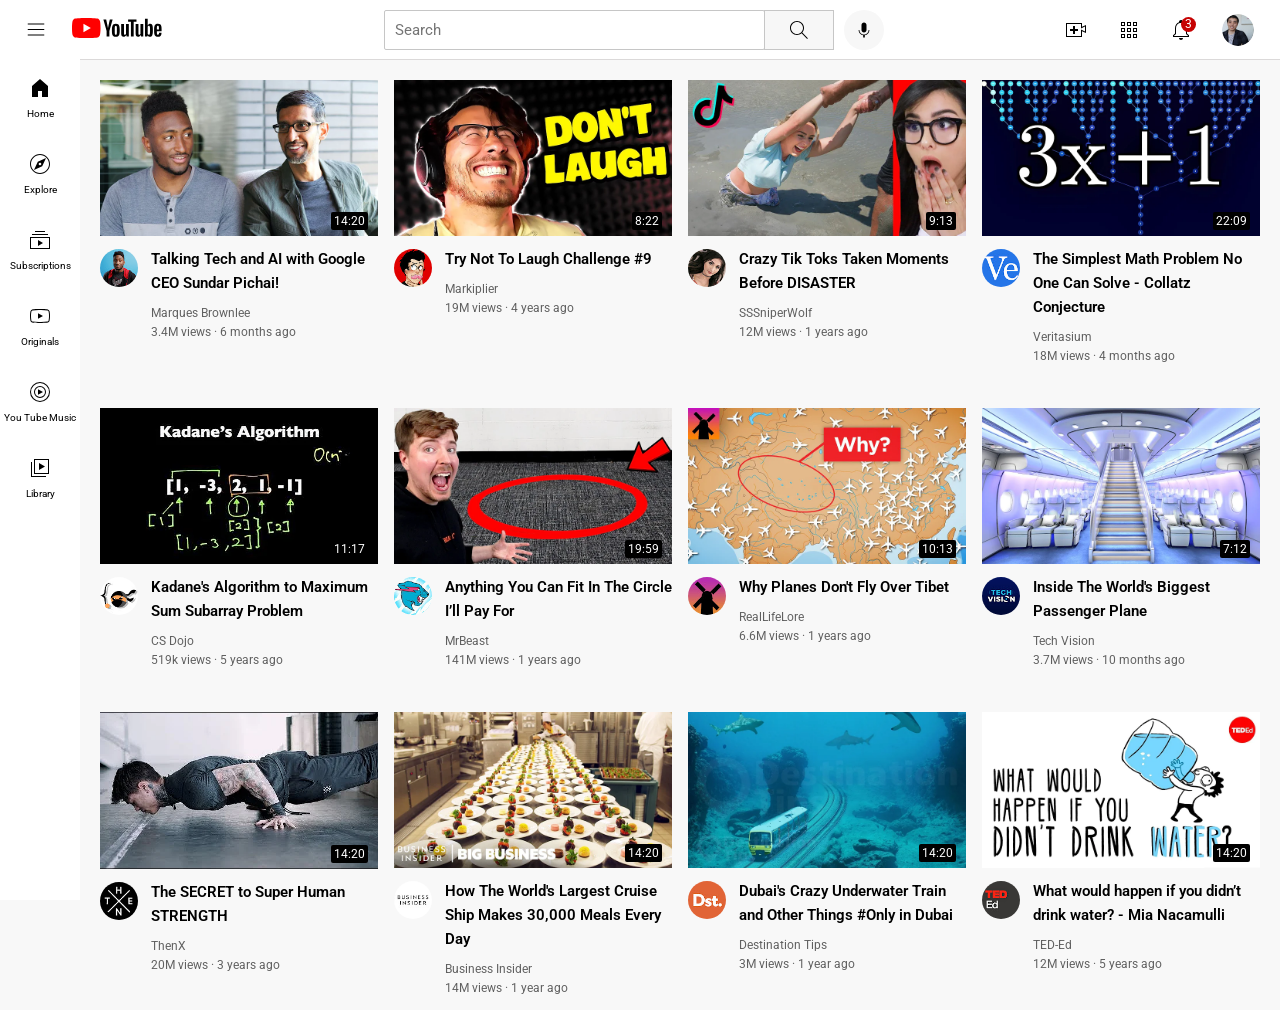
<file: index.html>
<!doctype html>
<html lang="en">
  <head>
    <meta charset="UTF-8" />
    <meta name="viewport" content="width=device-width, initial-scale=1.0" />
    <link rel="stylesheet" href="styles/video.css" />
    <link rel="stylesheet" href="styles/header.css">
    <link rel="stylesheet" href="styles/general.css">
    <title>Youtube</title>
    <link rel="preconnect" href="https://fonts.googleapis.com" />
    <link rel="preconnect" href="https://fonts.gstatic.com" crossorigin />
    <link
      href="https://fonts.googleapis.com/css2?family=Baloo+2:wght@400..800&family=Open+Sans:ital,wght@0,300..800;1,300..800&family=Oswald:wght@200..700&family=Roboto:ital,wght@0,100..900;1,100..900&display=swap"
      rel="stylesheet"
    />
    <link rel="preconnect" href="https://fonts.googleapis.com" />
    <link rel="preconnect" href="https://fonts.gstatic.com" crossorigin />
    <link
      href="https://fonts.googleapis.com/css2?family=Baloo+2:wght@400..800&family=Open+Sans:ital,wght@0,300..800;1,300..800&family=Oswald:wght@200..700&family=Roboto:ital,wght@0,100..900;1,100..900&display=swap"
      rel="stylesheet"
    />
    <link rel="stylesheet" href="styles/sidebar.css">
  </head>
  <body>
    <header class="header">
        <div class="left-section"><img src="icons/hamburger-menu.svg" alt="hamburger-menu" class="hamburger">
        <a href="https://www.youtube.com"><img src="icons/youtube-logo.svg" alt="yt-logo" class="ytlogo"></a></div>
        <div class="middle-section">
        <input class="searchbar" type="text" placeholder="Search" /> 
        <button class="search-btn"><img src="icons/search.svg" alt="search" class="search"><div class="search-box">Search</div></button>
        <button class="voice-btn"><img src="icons/voice-search-icon.svg" alt="voice-search" class="voice-search"><div class="search-box">Search with your voice</div></button></div>
        <div class="right-section">
           <button class="upload-btn"><img src="icons/upload.svg" alt="create" class="upload"><div class="search-box">Create</div>
           </button>
           <button class="yt-apps-btn"><img src="icons/youtube-apps.svg" alt="yt-apps" class="yt-apps"><div class="search-box">YouTube apps</div></button>
           <div class="notification-icon-container"><button class="notification-btn"><img src="icons/notifications.svg" alt="notifications" class="notification"><div class="search-box">Notifications</div></button>
        <div class="notification-count">3</div></div>
<img src="channel-pfp/my-channel.jpeg" alt="my-pfp" class="my-pfp">

        </div>
    </header>
    <nav class="side-bar">
        <div class="s-icon"><img class="home" src="icons/home.svg" alt="home"><div class="side-text">Home</div></div>
        <div class="s-icon"><img class="explore" src="icons/explore.svg" alt="explore"><div class="side-text">Explore</div></div>
        <div class="s-icon"><img class="subs" src="icons/subscriptions.svg" alt="subscription"><div class="side-text">Subscriptions</div></div>
        <div class="s-icon"><img class="originals" src="icons/originals.svg" alt="originals"><div class="side-text">Originals</div></div>
        <div class="s-icon"><img class="yt-music" src="icons/youtube-music.svg" alt="ytmusic"><div class="side-text">You Tube Music</div></div>
        <div class="s-icon"><img class="library" src="icons/library.svg" alt="library"><div class="side-text">Library</div></div>
    </nav>
   <main>
   <section class="main-grid"> <div class="video-preview">
      <div class="image">
        <img
          src="thumbnail/thumbnail-1.webp"
          alt="thumbnail"
          class="thumbnail"
        />
        <div class="timestamp">14:20</div>
      </div>
      <div class="down">
        <div class="channel-box">
          <img
            src="channel-pfp/channel-1.jpeg"
            alt="channel-pfp"
            class="channel"
          />
        </div>
        <div class="content">
          <div class="title-box">
            <p class="title">
              Talking Tech and AI with Google CEO Sundar Pichai!
            </p>
          </div>
          <div class="name-box"><p class="name">Marques Brownlee</p></div>
          <div class="data-box">
            <p class="data">3.4M views &middot; 6 months ago</p>
          </div>
        </div>
      </div>
    </div>
    <div class="video-preview">
      <div class="image">
        <img
          src="thumbnail/thumbnail-2.webp"
          alt="thumbnail"
          class="thumbnail"
        />
                <div class="timestamp">8:22</div>
      </div>
      <div class="down">
        <div class="channel-box">
          <img
            src="channel-pfp/channel-2.jpeg"
            alt="channel-pfp"
            class="channel"
          />
        </div>
        <!-- hello -->
        <div class="content">
          <div class="title-box">
            <p class="title">Try Not To Laugh Challenge #9</p>
          </div>
          <div class="name-box"><p class="name">Markiplier</p></div>
          <div class="data-box">
            <p class="data">19M views &middot; 4 years ago</p>
          </div>
        </div>
      </div>
    </div>
    <div class="video-preview">
      <div class="image">
        <img
          src="thumbnail/thumbnail-3.webp"
          alt="thumbnail"
          class="thumbnail"
        />
                <div class="timestamp">9:13</div>
      </div>
      <div class="down">
        <div class="channel-box">
          <img
            src="channel-pfp/channel-3.jpeg"
            alt="channel-pfp"
            class="channel"
          />
        </div>
        <div class="content">
          <div class="title-box">
            <p class="title">Crazy Tik Toks Taken Moments Before DISASTER</p>
          </div>
          <div class="name-box"><p class="name">SSSniperWolf</p></div>
          <div class="data-box">
            <p class="data">12M views &middot; 1 years ago</p>
          </div>
        </div>
      </div>
    </div>
    <div class="video-preview">
      <div class="image">
        <img
          src="thumbnail/thumbnail-4.webp"
          alt="thumbnail"
          class="thumbnail"
        />
                <div class="timestamp">22:09</div>
      </div>
      <div class="down">
        <div class="channel-box">
          <img
            src="channel-pfp/channel-4.jpeg"
            alt="channel-pfp"
            class="channel"
          />
        </div>
        <div class="content">
          <div class="title-box">
            <p class="title">
The Simplest Math Problem No One Can Solve - Collatz Conjecture</p>
          </div>
          <div class="name-box"><p class="name">Veritasium</p></div>
          <div class="data-box">
            <p class="data">18M views &middot; 4 months ago</p>
          </div>
        </div>
      </div>
    </div>
     <div class="video-preview">
      <div class="image">
        <img
          src="thumbnail/thumbnail-5.webp"
          alt="thumbnail"
          class="thumbnail"
        />
        <div class="timestamp">11:17</div>
      </div>
      <div class="down">
        <div class="channel-box">
          <img
            src="channel-pfp/channel-5.jpeg"
            alt="channel-pfp"
            class="channel"
          />
        </div>
        <div class="content">
          <div class="title-box">
            <p class="title">
Kadane's Algorithm to Maximum Sum Subarray Problem</p>
          </div>
          <div class="name-box"><p class="name">CS Dojo</p></div>
          <div class="data-box">
            <p class="data">519k views &middot; 5 years ago</p>
          </div>
        </div>
      </div>
    </div>
     <div class="video-preview">
      <div class="image">
        <img
          src="thumbnail/thumbnail-6.webp"
          alt="thumbnail"
          class="thumbnail"
        />
                <div class="timestamp">19:59</div>
      </div>
      <div class="down">
        <div class="channel-box">
          <img
            src="channel-pfp/channel-6.jpeg"
            alt="channel-pfp"
            class="channel"
          />
        </div>
        <div class="content">
          <div class="title-box">
            <p class="title">
Anything You Can Fit In The Circle I’ll Pay For

</p>
          </div>
          <div class="name-box"><p class="name">MrBeast</p></div>
          <div class="data-box">
            <p class="data">141M views &middot; 1 years ago</p>
          </div>
        </div>
      </div>
    </div>
     <div class="video-preview">
      <div class="image">
        <img
          src="thumbnail/thumbnail-7.webp"
          alt="thumbnail"
          class="thumbnail"
        />
                <div class="timestamp">10:13</div>
      </div>
      <div class="down">
        <div class="channel-box">
          <img
            src="channel-pfp/channel-7.jpeg"
            alt="channel-pfp"
            class="channel"
          />
        </div>
        <div class="content">
          <div class="title-box">
            <p class="title">Why Planes Don't Fly Over Tibet</p>
          </div>
          <div class="name-box"><p class="name">RealLifeLore</p></div>
          <div class="data-box">
            <p class="data">6.6M views &middot; 1 years ago</p>
          </div>
        </div>
      </div>
    </div>
     <div class="video-preview">
      <div class="image">
        <img
          src="thumbnail/thumbnail-8.webp"
          alt="thumbnail"
          class="thumbnail"
        />
                <div class="timestamp">7:12</div>
      </div>
      <div class="down">
        <div class="channel-box">
          <img
            src="channel-pfp/channel-8.jpeg"
            alt="channel-pfp"
            class="channel"
          />
        </div>
        <div class="content">
          <div class="title-box">
            <p class="title">Inside The World's Biggest Passenger Plane</p>
          </div>
          <div class="name-box"><p class="name">Tech Vision</p></div>
          <div class="data-box">
            <p class="data">3.7M views &middot; 10 months ago</p>
          </div>
        </div>
      </div>
    </div>
    <div class="video-preview">
      <div class="image">
        <img
          src="thumbnail/thumbnail-9.webp"
          alt="thumbnail"
          class="thumbnail"
        />
        <div class="timestamp">14:20</div>
      </div>
      <div class="down">
        <div class="channel-box">
          <img
            src="channel-pfp/channel-9.jpeg"
            alt="channel-pfp"
            class="channel"
          />
        </div>
        <div class="content">
          <div class="title-box">
            <p class="title">
  The SECRET to Super Human STRENGTH
            </p>
          </div>
          <div class="name-box"><p class="name">ThenX</p></div>
          <div class="data-box">
            <p class="data">20M views &middot; 3 years ago</p>
          </div>
        </div>
      </div>
    </div>
    <div class="video-preview">
      <div class="image">
        <img
          src="thumbnail/thumbnail-10.webp"
          alt="thumbnail"
          class="thumbnail"
        />
        <div class="timestamp">14:20</div>
      </div>
      <div class="down">
        <div class="channel-box">
          <img
            src="channel-pfp/channel-10.jpeg"
            alt="channel-pfp"
            class="channel"
          />
        </div>
        <div class="content">
          <div class="title-box">
            <p class="title">

How The World's Largest Cruise Ship Makes 30,000 Meals Every Day
            </p>
          </div>
          <div class="name-box"><p class="name">Business Insider</p></div>
          <div class="data-box">
            <p class="data">14M views &middot; 1 year ago</p>
          </div>
        </div>
      </div>
    </div>
    <div class="video-preview">
      <div class="image">
        <img
          src="thumbnail/thumbnail-11.webp"
          alt="thumbnail"
          class="thumbnail"
        />
        <div class="timestamp">14:20</div>
      </div>
      <div class="down">
        <div class="channel-box">
          <img
            src="channel-pfp/channel-11.jpeg"
            alt="channel-pfp"
            class="channel"
          />
        </div>
        <div class="content">
          <div class="title-box">
            <p class="title">
Dubai's Crazy Underwater Train and Other Things #Only in Dubai


            </p>
          </div>
          <div class="name-box"><p class="name">Destination Tips</p></div>
          <div class="data-box">
            <p class="data">3M views &middot; 1 year ago</p>
          </div>
        </div>
      </div>
    </div>
    <div class="video-preview">
      <div class="image">
        <img
          src="thumbnail/thumbnail-12.webp"
          alt="thumbnail"
          class="thumbnail"
        />
        <div class="timestamp">14:20</div>
      </div>
      <div class="down">
        <div class="channel-box">
          <img
            src="channel-pfp/channel-12.jpeg"
            alt="channel-pfp"
            class="channel"
          />
        </div>
        <div class="content">
          <div class="title-box">
            <p class="title">

What would happen if you didn’t drink water? - Mia Nacamulli


            </p>
          </div>
          <div class="name-box"><p class="name">TED-Ed</p></div>
          <div class="data-box">
            <p class="data">12M views &middot; 5 years ago</p>
          </div>
        </div>
      </div>
    </div>
</section>
</main>

   
  </body>
</html>
</file>
<file: styles/video.css>
.thumbnail{
    width:100%;
    
}
.image{
    position: relative;
}
.timestamp{
    font-family: Roboto,Arial;
    background-color: black;
    color:white;
    position: absolute;
    bottom: 10px;
    right: 10px;
    z-index: 1;
    padding:2px 3px;
    font-size: 12px;
    border-radius: 2px;
}

.title,.name,.data{
    margin:0px 0px 10px 1px;
  
    font-family:roboto;
    white-space: normal;
     /* overflow-wrap: break-word; */
  

}

.title{ font-size: 13.5px;
    line-height: 20px;
    font-weight:600;
}

@media (min-width:1000px){
    .title{
        font-size: 14.5px;
        line-height: 24px;
    }
}
@media (min-width:1000px){
    .name,.data{  font-size: 13px;}
}

.title-box{
    margin-bottom:10px;
}


.name,.data{  font-size: 12px;
    margin-bottom:5px;
    color:rgb(96, 96, 96);
}

.channel{
    border-radius:20px;
        margin-top: 1px;

    width:38px;
}


.box{
    width:100px;
    height:100px;
    background-color: blue;
    text-align: center;
    display:inline-block;


}

.down{
    display:grid;
    grid-template-columns: 50px 1fr;
    margin-top:8px;
}
.main-grid{
        grid-template-columns: repeat(auto-fit, minmax(250px, 1fr));
    margin:0;
    column-gap: 16px;
    row-gap: 40px;
    display: grid;


}
@media (max-width:750px){
    .main-grid{
        grid-template-columns: 1fr 1fr;
    }

}
@media (min-width:1000px){
    .main-grid{
        grid-template-columns: 1fr 1fr 1fr 1fr;
    }

}
@media (max-width:999px) and (min-width:751px){
  .main-grid{
        grid-template-columns: 1fr 1fr 1fr;
    }
  
}
</file>
<file: styles/header.css>
.header{
    z-index: 100;
    border-bottom:1px solid rgb(219, 217, 217);
    background-color: white;
    position:fixed;
    top:0px;
    left:0px;
    right:0px;
    display: flex;
    flex-direction: row;
    height:60px;
    justify-content: space-between;
}
.left-section{
    display:flex;
    align-items: center;

}
.hamburger{
    cursor:pointer;
    margin-left:25px;
    margin-right:25px;
    height:22px;
}
.ytlogo{
    cursor:pointer;
    height:20px;
}
.right-section{
    display:flex;
    align-items: center;
    justify-content: space-around;
    width:230px;
    flex-shrink: 0;
  

}
.middle-section{
    display:flex;
    align-items:center;
    max-width: 500px;
    margin-left:90px;
    margin-right:35px;
    flex:1;

}
.searchbar{
    border:1px solid rgb(198, 198, 198);
    padding-left:10px;
    flex:1;
    height:40px;
    font-size:15px;
    border-radius: 2px;
    box-shadow:inset 1px 2px 5px rbga(0,0,0,0.05);
    width:0;
}
.searchbar::placeholder{
    font-family: Roboto,Arial;
    font-size:15px;
}
.search{
    height:24px;

 
  
}
.search-btn{
    width:70px;
    height:40px;
    cursor:pointer;
     border:1px solid rgb(198, 198, 198);
    background-color:rgb(247, 247, 247);
    margin-left:-1.3px;
    margin-right:10px;
  

    

}
.search-btn,.voice-btn,.upload-btn,.yt-apps-btn,.notification-btn{
      position: relative;
      display: flex;
      justify-content: center;
      align-items: center;
}
.search-box{
    font-family: Roboto,Arial;
    color:white;
    font-size: 12px;
    background-color: rgb(103, 103, 103);
    padding:9px 9px;
    position: absolute;
    bottom:-50px;

    border-radius: 2px;
    opacity: 0;
    pointer-events: none;
    transition: opacity 0.15s;
    white-space: nowrap;

}
.search-btn:hover .search-box{
    opacity: 1;
}
.voice-btn:hover .search-box{
    opacity: 1;
}
.upload-btn:hover .search-box{
    opacity: 1;
}
.yt-apps-btn:hover .search-box{
    opacity: 1;
}
.notification-btn:hover .search-box{
    opacity: 1;
}
.voice-search{
    cursor:pointer;
    height:20px;
}
.voice-btn{
     background-color:rgb(247, 247, 247);
    width:40px;
    height:40px;
    border:none;
    border-radius:20px;
}
.upload-btn{
 background-color: white;
    border:none;
    height:25px;
    cursor:pointer;

}
.yt-apps-btn{
        cursor:pointer;
     background-color: white;
        border:none;
    height:25px;

}

.notification-icon-container{
    position:relative;

}
.notification-count{
    position:absolute;
    border:none;
    color:white;
    font-family: Roboto,Arial;
    background-color: rgb(198, 2, 2);
    font-size: 12px;
  width: 15px;
  height:15px;
  overflow: hidden;
  border-radius: 50px;
  top:0px;
  right:-3px;
  text-align: center;
}
.notification-btn{
        cursor:pointer;
     background-color: white;
        border:none;
    height:25px;

}
/* .my-pfp-btn{
        cursor:pointer;
     background-color: white;
        border:none;
    height:25px;

} */
.upload{

    height:24px;

}
.yt-apps{
    height:24px;

}
.notification{
    height:24px;

}
.my-pfp{
    margin-right:12px;
    
    height:32px;
    border-radius:40px;

}
</file>
<file: styles/general.css>
body{
    padding-top:80px;
    padding-left:100px;
    padding-bottom:10px;
    padding-right:20px;
    background-color: rgb(248,248,248);
}
*{
    box-sizing: border-box;
    margin:0;
    padding: 0;

}
p{
    font-family:Roboto,Arial;
}
</file>
<file: styles/sidebar.css>
.side-bar{
    z-index: 99;  
    position:fixed;
    left:0px;
    top:59px;
    bottom:0px;
    width:80px;
    background-color: white;
    z-index:200;

}
.side-text{
    font-family: Roboto,Arial;
    font-size: 10px;
}
.s-icon{
    display:flex;
    align-items: center;
    justify-content: center;
    flex-direction: column;
    height:76px;
    cursor: pointer;

}
.s-icon:hover{
    background-color: rgb(236, 236, 236);
}
.s-icon img{height:24px;
    margin-bottom: 8px;

}
</file>
